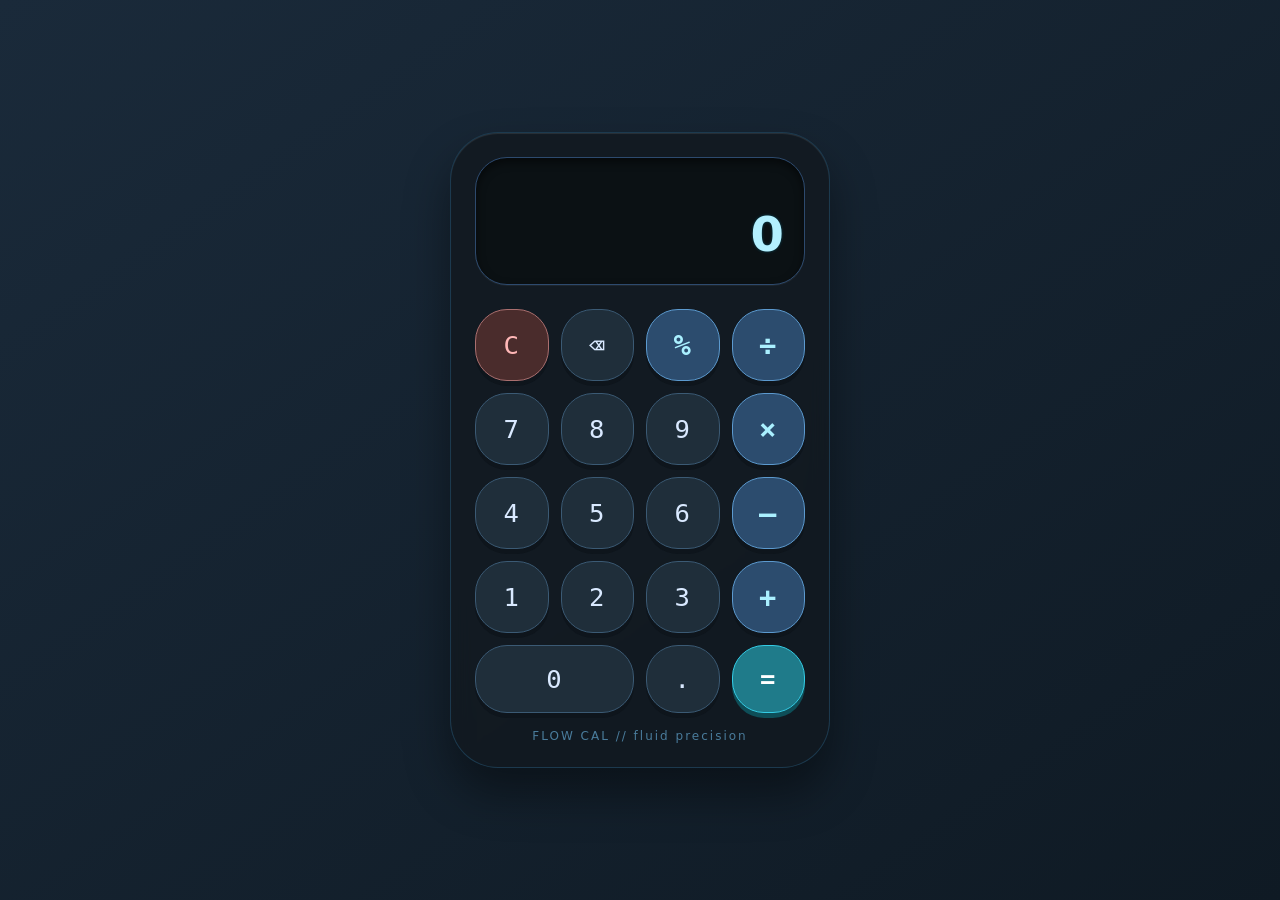
<file: калькурятор.html>
<!DOCTYPE html>
<html lang="ru">
<head>
    <meta charset="UTF-8">
    <meta name="viewport" content="width=device-width, initial-scale=1.0">
    <title>Flow Cal</title>
    <style>
        * {
            box-sizing: border-box;
            user-select: none;
        }

        body {
            background: linear-gradient(145deg, #1a2a3a 0%, #0f1a24 100%);
            min-height: 100vh;
            display: flex;
            justify-content: center;
            align-items: center;
            font-family: 'Segoe UI', 'Poppins', system-ui, -apple-system, sans-serif;
            margin: 0;
            padding: 20px;
        }

        .flow-cal {
            background: rgba(18, 25, 32, 0.85);
            backdrop-filter: blur(10px);
            border-radius: 48px;
            padding: 24px;
            box-shadow: 0 25px 45px rgba(0, 0, 0, 0.4), inset 0 1px 1px rgba(255, 255, 255, 0.1);
            border: 1px solid rgba(72, 187, 255, 0.2);
            width: 100%;
            max-width: 380px;
        }

        .display {
            background: #0b1114;
            border-radius: 32px;
            padding: 20px;
            margin-bottom: 24px;
            text-align: right;
            box-shadow: inset 0 4px 8px rgba(0, 0, 0, 0.5), 0 1px 0 rgba(255, 255, 255, 0.05);
            border: 1px solid #2d4a6e;
        }

        .expression {
            color: #6c8da8;
            font-size: 1rem;
            min-height: 28px;
            font-family: monospace;
            letter-spacing: 1px;
            word-break: break-all;
        }

        .result {
            color: #b3f0ff;
            font-size: 3rem;
            font-weight: 600;
            line-height: 1.2;
            word-break: break-word;
            text-shadow: 0 0 3px rgba(0, 200, 255, 0.3);
        }

        .buttons {
            display: grid;
            grid-template-columns: repeat(4, 1fr);
            gap: 12px;
        }

        button {
            background: #1f2e3a;
            border: none;
            padding: 18px 0;
            font-size: 1.6rem;
            font-weight: 500;
            border-radius: 32px;
            color: #d9e9ff;
            cursor: pointer;
            transition: all 0.15s ease;
            box-shadow: 0 5px 0 #0e151c;
            font-family: monospace;
            letter-spacing: 1px;
            backdrop-filter: blur(4px);
            border: 1px solid #3b5a74;
        }

        button:active {
            transform: translateY(3px);
            box-shadow: 0 1px 0 #0e151c;
        }

        .operator {
            background: #2c4c6e;
            color: #aaf0ff;
            font-weight: bold;
            font-size: 1.8rem;
            border-color: #5c9acf;
        }

        .equals {
            background: #1f7b8a;
            color: white;
            font-weight: bold;
            box-shadow: 0 5px 0 #0e4e58;
            border-color: #34cce5;
        }

        .clear {
            background: #4a2c2c;
            color: #ffb7b7;
            border-color: #aa6f6f;
        }

        .zero {
            grid-column: span 2;
        }

        .brand {
            text-align: center;
            margin-top: 16px;
            font-size: 0.75rem;
            letter-spacing: 2px;
            color: #4a7c9c;
            font-weight: 300;
        }
    </style>
</head>
<body>
<div class="flow-cal">
    <div class="display">
        <div class="expression" id="expression"></div>
        <div class="result" id="result">0</div>
    </div>
    <div class="buttons">
        <button class="clear" data-action="clear">C</button>
        <button data-action="delete">⌫</button>
        <button class="operator" data-op="%">%</button>
        <button class="operator" data-op="/">÷</button>

        <button data-num="7">7</button>
        <button data-num="8">8</button>
        <button data-num="9">9</button>
        <button class="operator" data-op="*">×</button>

        <button data-num="4">4</button>
        <button data-num="5">5</button>
        <button data-num="6">6</button>
        <button class="operator" data-op="-">–</button>

        <button data-num="1">1</button>
        <button data-num="2">2</button>
        <button data-num="3">3</button>
        <button class="operator" data-op="+">+</button>

        <button class="zero" data-num="0">0</button>
        <button data-num=".">.</button>
        <button class="equals" data-action="equals">=</button>
    </div>
    <div class="brand">FLOW CAL // fluid precision</div>
</div>

<script>
    // Состояние калькулятора
    let currentInput = '0';     // то, что набираем сейчас
    let previousInput = '';      // предыдущее значение
    let operator = null;         // текущий оператор
    let shouldResetScreen = false;

    const expressionDiv = document.getElementById('expression');
    const resultDiv = document.getElementById('result');

    function updateDisplay() {
        resultDiv.innerText = currentInput;
        if (operator && previousInput !== '') {
            expressionDiv.innerText = `${previousInput} ${operator} ${currentInput}`;
        } else if (previousInput !== '' && !operator) {
            expressionDiv.innerText = previousInput;
        } else {
            expressionDiv.innerText = '';
        }
    }

    function appendNumber(number) {
        if (shouldResetScreen) {
            currentInput = '';
            shouldResetScreen = false;
        }
        if (number === '.' && currentInput.includes('.')) return;
        if (currentInput === '0' && number !== '.') {
            currentInput = number;
        } else {
            currentInput += number;
        }
        updateDisplay();
    }

    function chooseOperator(op) {
        if (operator !== null && !shouldResetScreen) {
            compute();
        }
        previousInput = currentInput;
        operator = op;
        shouldResetScreen = true;
        updateDisplay();
    }

    function compute() {
        if (operator === null || shouldResetScreen) return;
        let computation;
        const prev = parseFloat(previousInput);
        const current = parseFloat(currentInput);

        if (isNaN(prev) || isNaN(current)) return;

        switch (operator) {
            case '+':
                computation = prev + current;
                break;
            case '-':
                computation = prev - current;
                break;
            case '*':
                computation = prev * current;
                break;
            case '/':
                if (current === 0) {
                    currentInput = 'Error';
                    previousInput = '';
                    operator = null;
                    updateDisplay();
                    return;
                }
                computation = prev / current;
                break;
            case '%':
                computation = prev % current;
                break;
            default:
                return;
        }
        currentInput = String(computation);
        operator = null;
        previousInput = '';
        shouldResetScreen = true;
        updateDisplay();
    }

    function clearAll() {
        currentInput = '0';
        previousInput = '';
        operator = null;
        shouldResetScreen = false;
        updateDisplay();
    }

    function deleteLast() {
        if (shouldResetScreen) {
            clearAll();
            return;
        }
        if (currentInput.length === 1 || (currentInput.length === 2 && currentInput.startsWith('-'))) {
            currentInput = '0';
        } else {
            currentInput = currentInput.slice(0, -1);
        }
        updateDisplay();
    }

    // Обработка нажатий (делегирование)
    document.querySelector('.buttons').addEventListener('click', (e) => {
        const btn = e.target;
        if (!btn.matches('button')) return;

        if (btn.hasAttribute('data-num')) {
            appendNumber(btn.getAttribute('data-num'));
        }
        else if (btn.hasAttribute('data-op')) {
            chooseOperator(btn.getAttribute('data-op'));
        }
        else if (btn.getAttribute('data-action') === 'clear') {
            clearAll();
        }
        else if (btn.getAttribute('data-action') === 'delete') {
            deleteLast();
        }
        else if (btn.getAttribute('data-action') === 'equals') {
            compute();
        }
    });

    // Клавиатурная поддержка
    window.addEventListener('keydown', (e) => {
        const key = e.key;
        if (/[0-9]/.test(key)) {
            appendNumber(key);
        } else if (key === '.') {
            appendNumber('.');
        } else if (key === '+' || key === '-' || key === '*' || key === '/') {
            let op = key;
            if (key === '/') op = '/';
            if (key === '*') op = '*';
            chooseOperator(op);
        } else if (key === '%') {
            chooseOperator('%');
        } else if (key === 'Enter' || key === '=') {
            e.preventDefault();
            compute();
        } else if (key === 'Escape') {
            clearAll();
        } else if (key === 'Backspace') {
            deleteLast();
        }
    });
</script>
</body>
</html>
</file>
